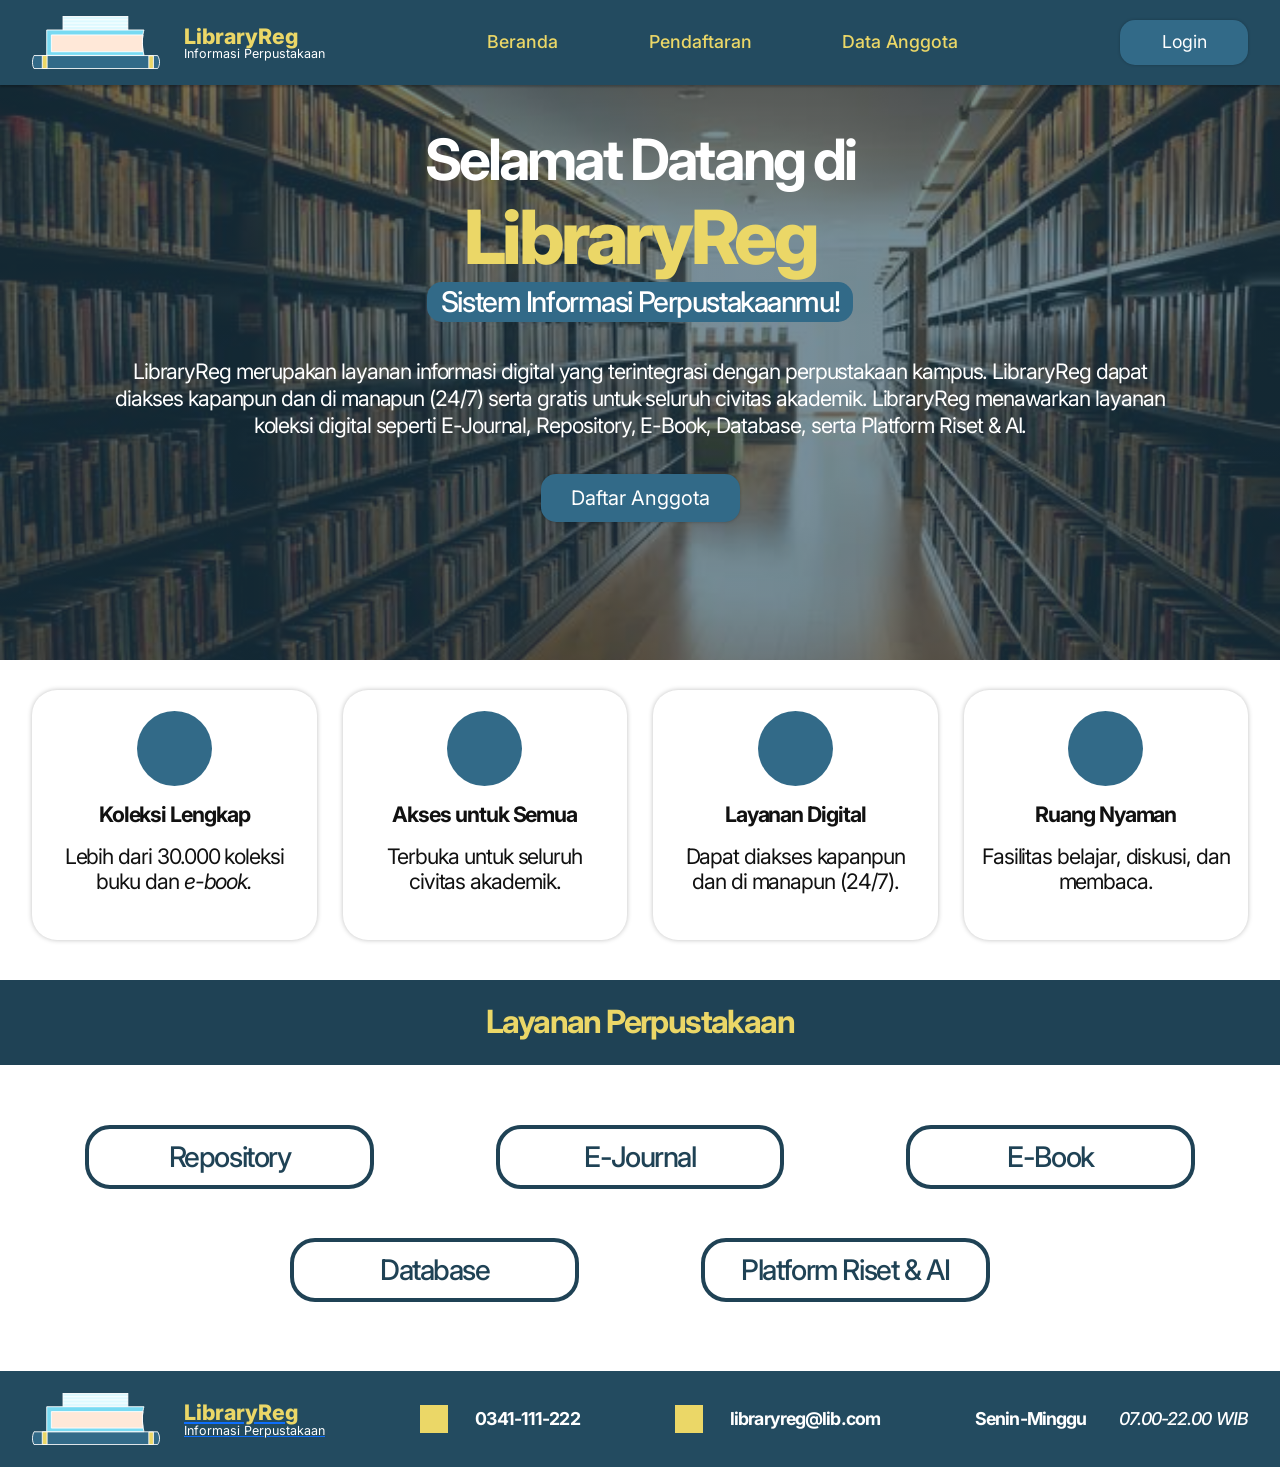
<file: index.html>
<!doctype html>
<html lang="id">
  <head>
    <meta charset="utf-8">
    <meta name="viewport" content="width=device-width, initial-scale=1">
    <meta
      name="description"
      content="LibraryReg, sistem informasi perpustakaan dengan koleksi lengkap dan layanan digital."
    >
    <title>LibraryReg | Informasi Perpustakaan</title>
    <link rel="preconnect" href="https://fonts.googleapis.com">
    <link rel="preconnect" href="https://fonts.gstatic.com" crossorigin>
    <link
      href="https://fonts.googleapis.com/css2?family=Inter:ital,wght@0,400;0,500;0,600;0,700;0,800;1,400;1,500&display=swap"
      rel="stylesheet"
    >
    <link
      href="https://cdn.jsdelivr.net/npm/bootstrap@5.3.3/dist/css/bootstrap.min.css"
      rel="stylesheet"
      integrity="sha384-QWTKZyjpPEjISv5WaRU9OFeRpok6YctnYmDr5pNlyT2bRjXh0JMhjY6hW+ALEwIH"
      crossorigin="anonymous"
    >
    <link rel="stylesheet" href="style.css">
    <script src="script.js" defer></script>
  </head>
  <body>
    <header>
      <nav class="navbar navbar-expand-lg site-navbar" aria-label="Navigasi utama">
        <div class="container-fluid">
          <a class="navbar-brand brand" href="index.html" aria-label="LibraryReg, Beranda">
            <img src="assets/icons/libraryreg-mark.svg" alt="" class="brand-mark">
            <span class="brand-copy">
              <span class="brand-name">LibraryReg</span>
              <span class="brand-description">Informasi Perpustakaan</span>
            </span>
          </a>
          <button
            class="navbar-toggler"
            type="button"
            data-bs-toggle="collapse"
            data-bs-target="#mainNavigation"
            aria-controls="mainNavigation"
            aria-expanded="false"
            aria-label="Buka navigasi"
          >
            <span class="navbar-toggler-icon"></span>
          </button>
          <div class="collapse navbar-collapse" id="mainNavigation">
            <ul class="navbar-nav main-nav">
              <li class="nav-item">
                <a class="nav-link active" aria-current="page" href="index.html">Beranda</a>
              </li>
              <li class="nav-item">
                <a class="nav-link" href="pendaftaran.html">Pendaftaran</a>
              </li>
              <li class="nav-item">
                <a class="nav-link" href="dataanggota.html">Data Anggota</a>
              </li>
            </ul>
            <a class="btn btn-primary login-button" href="dataanggota.html">Login</a>
          </div>
        </div>
      </nav>
    </header>

    <main>
      <section class="hero" aria-labelledby="hero-title">
        <div class="hero-content">
          <div class="hero-welcome">
            <h1 id="hero-title">Selamat Datang di</h1>
            <p class="hero-brand">LibraryReg</p>
            <p class="hero-tagline">Sistem Informasi Perpustakaanmu!</p>
          </div>
          <p class="hero-description">
            LibraryReg merupakan layanan informasi digital yang terintegrasi dengan
            perpustakaan kampus. LibraryReg dapat diakses kapanpun dan di manapun (24/7)
            serta gratis untuk seluruh civitas akademik. LibraryReg menawarkan layanan
            koleksi digital seperti E-Journal, Repository, E-Book, Database, serta Platform Riset & AI.
          </p>
          <a class="btn btn-primary register-button" href="pendaftaran.html">Daftar Anggota</a>
        </div>
      </section>

      <section class="features" aria-label="Keunggulan perpustakaan">
        <article class="feature-card">
          <img src="assets/icons/feature-circle.svg" alt="" class="feature-icon">
          <h2>Koleksi Lengkap</h2>
          <p>Lebih dari 30.000 koleksi buku dan <em>e-book.</em></p>
        </article>
        <article class="feature-card">
          <img src="assets/icons/feature-circle.svg" alt="" class="feature-icon">
          <h2>Akses untuk Semua</h2>
          <p>Terbuka untuk seluruh civitas akademik.</p>
        </article>
        <article class="feature-card">
          <img src="assets/icons/feature-circle.svg" alt="" class="feature-icon">
          <h2>Layanan Digital</h2>
          <p>Dapat diakses kapanpun dan di manapun (24/7).</p>
        </article>
        <article class="feature-card">
          <img src="assets/icons/feature-circle.svg" alt="" class="feature-icon">
          <h2>Ruang Nyaman</h2>
          <p>Fasilitas belajar, diskusi, dan membaca.</p>
        </article>
      </section>

      <section class="services-heading" aria-labelledby="services-title">
        <h2 id="services-title">Layanan Perpustakaan</h2>
      </section>

      <section class="services" aria-label="Daftar layanan perpustakaan">
        <div class="service-list">
          <a class="service-item" href="#kontak">Repository</a>
          <a class="service-item" href="#kontak">E-Journal</a>
          <a class="service-item" href="#kontak">E-Book</a>
          <a class="service-item" href="#kontak">Database</a>
          <a class="service-item" href="#kontak">Platform Riset &amp; AI</a>
        </div>
      </section>
    </main>

    <footer class="site-footer" id="kontak">
      <a class="brand footer-brand" href="index.html" aria-label="LibraryReg, Beranda">
        <img src="assets/icons/libraryreg-mark.svg" alt="" class="brand-mark">
        <span class="brand-copy">
          <span class="brand-name">LibraryReg</span>
          <span class="brand-description">Informasi Perpustakaan</span>
        </span>
      </a>
      <a class="footer-contact" href="tel:0341111222">
        <span class="contact-marker" aria-hidden="true"></span>
        <span>0341-111-222</span>
      </a>
      <a class="footer-contact" href="mailto:libraryreg@lib.com">
        <span class="contact-marker" aria-hidden="true"></span>
        <span>libraryreg@lib.com</span>
      </a>
      <div class="service-hours">
        <strong>Senin-Minggu</strong>
        <span>07.00-22.00 WIB</span>
      </div>
    </footer>

    <script
      src="https://cdn.jsdelivr.net/npm/bootstrap@5.3.3/dist/js/bootstrap.bundle.min.js"
      integrity="sha384-YvpcrYf0tY3lHB60NNkmXc5s9fDVZLESaAA55NDzOxhy9GkcIdslK1eN7N6jIeHz"
      crossorigin="anonymous"
      defer
    ></script>
  </body>
</html>
</file>
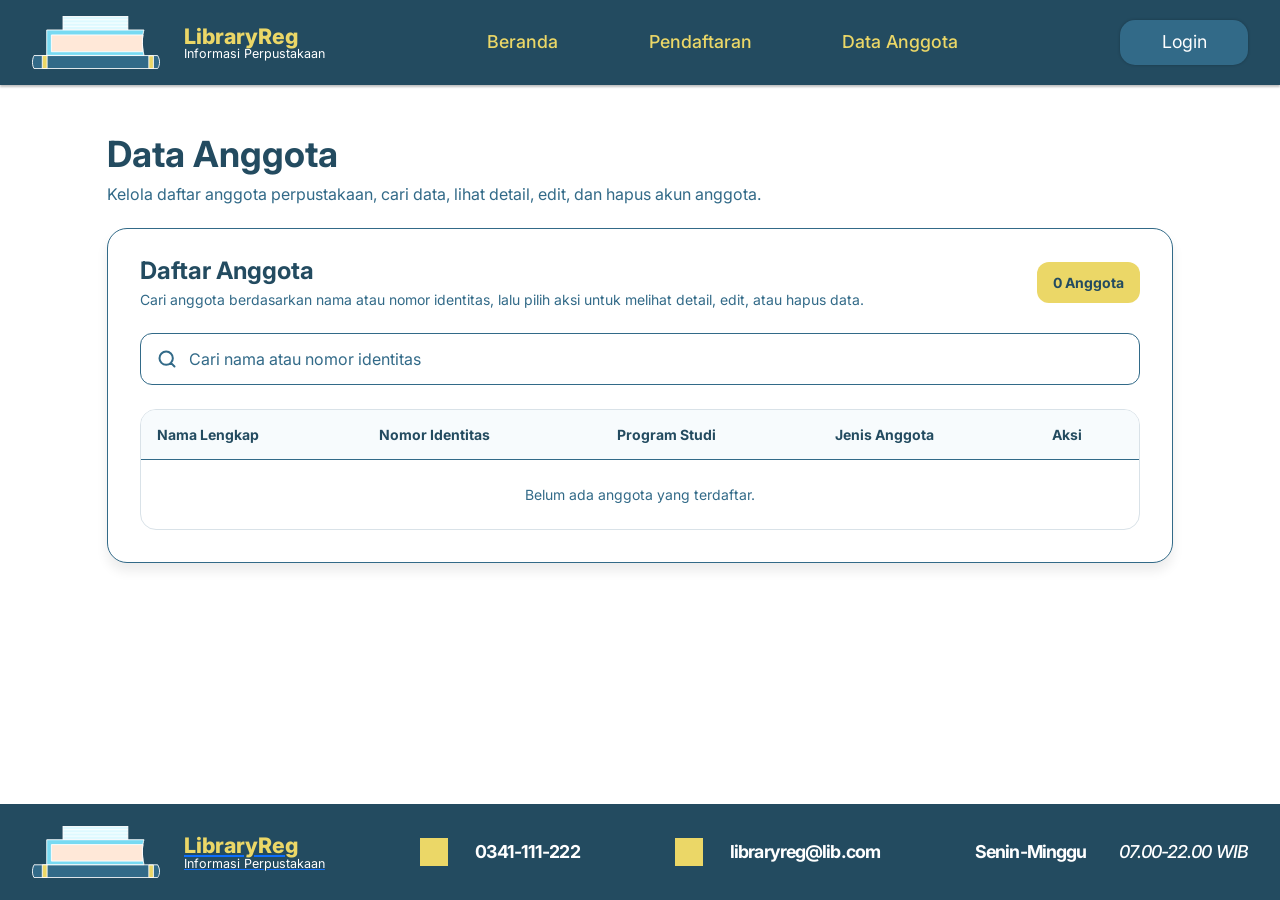
<file: dataanggota.html>
<!doctype html>
<html lang="id">
  <head>
    <meta charset="utf-8">
    <meta name="viewport" content="width=device-width, initial-scale=1">
    <meta
      name="description"
      content="Cari, lihat, edit, dan kelola data anggota yang terdaftar di LibraryReg."
    >
    <title>Data Anggota | LibraryReg</title>
    <link rel="preconnect" href="https://fonts.googleapis.com">
    <link rel="preconnect" href="https://fonts.gstatic.com" crossorigin>
    <link
      href="https://fonts.googleapis.com/css2?family=Inter:ital,wght@0,400;0,500;0,600;0,700;0,800;1,400;1,500&display=swap"
      rel="stylesheet"
    >
    <link
      href="https://cdn.jsdelivr.net/npm/bootstrap@5.3.3/dist/css/bootstrap.min.css"
      rel="stylesheet"
      integrity="sha384-QWTKZyjpPEjISv5WaRU9OFeRpok6YctnYmDr5pNlyT2bRjXh0JMhjY6hW+ALEwIH"
      crossorigin="anonymous"
    >
    <link rel="stylesheet" href="style.css">
    <script src="script.js" defer></script>
  </head>
  <body class="members-page">
    <header>
      <nav class="navbar navbar-expand-lg site-navbar" aria-label="Navigasi utama">
        <div class="container-fluid">
          <a class="navbar-brand brand" href="index.html" aria-label="LibraryReg, Beranda">
            <img src="assets/icons/libraryreg-mark.svg" alt="" class="brand-mark">
            <span class="brand-copy">
              <span class="brand-name">LibraryReg</span>
              <span class="brand-description">Informasi Perpustakaan</span>
            </span>
          </a>
          <button
            class="navbar-toggler"
            type="button"
            data-bs-toggle="collapse"
            data-bs-target="#mainNavigation"
            aria-controls="mainNavigation"
            aria-expanded="false"
            aria-label="Buka navigasi"
          >
            <span class="navbar-toggler-icon"></span>
          </button>
          <div class="collapse navbar-collapse" id="mainNavigation">
            <ul class="navbar-nav main-nav">
              <li class="nav-item">
                <a class="nav-link" href="index.html">Beranda</a>
              </li>
              <li class="nav-item">
                <a class="nav-link" href="pendaftaran.html">Pendaftaran</a>
              </li>
              <li class="nav-item">
                <a class="nav-link active" aria-current="page" href="dataanggota.html">Data Anggota</a>
              </li>
            </ul>
            <a class="btn btn-primary login-button" href="dataanggota.html">Login</a>
          </div>
        </div>
      </nav>
    </header>

    <main class="members-main">
      <div class="page-heading">
        <h1>Data Anggota</h1>
        <p>Kelola daftar anggota perpustakaan, cari data, lihat detail, edit, dan hapus akun anggota.</p>
      </div>

      <section class="members-card" aria-labelledby="members-title">
        <div class="members-card-heading">
          <div>
            <h2 id="members-title">Daftar Anggota</h2>
            <p>Cari anggota berdasarkan nama atau nomor identitas, lalu pilih aksi untuk melihat detail, edit, atau hapus data.</p>
          </div>
          <span class="members-count" id="membersCount">0 Anggota</span>
        </div>

        <label class="members-search" for="memberSearch">
          <img src="assets/icons/search.svg" alt="" class="search-icon">
          <input
            class="form-control"
            id="memberSearch"
            type="search"
            placeholder="Cari nama atau nomor identitas"
            autocomplete="off"
          >
        </label>

        <div class="members-table-wrap" tabindex="0" aria-label="Daftar anggota, geser tabel ke samping untuk melihat semua kolom">
          <table class="table members-table">
            <thead>
              <tr>
                <th scope="col">Nama Lengkap</th>
                <th scope="col">Nomor Identitas</th>
                <th scope="col">Program Studi</th>
                <th scope="col">Jenis Anggota</th>
                <th scope="col">Aksi</th>
              </tr>
            </thead>
            <tbody id="membersTableBody"></tbody>
          </table>
          <p class="members-empty" id="membersEmpty" hidden>Belum ada anggota yang terdaftar.</p>
          <p class="members-empty" id="membersNoResults" hidden>Tidak ada anggota yang cocok dengan pencarian.</p>
        </div>
      </section>

      <div
        class="toast-container position-fixed top-0 end-0 p-3"
        aria-live="polite"
        aria-atomic="true"
      >
        <div class="toast member-toast" id="membersToast" role="status">
          <div class="toast-body">
            <span id="membersToastMessage"></span>
            <button type="button" class="btn-close" data-bs-dismiss="toast" aria-label="Tutup notifikasi"></button>
          </div>
        </div>
      </div>

      <div class="modal fade member-modal" id="detailModal" tabindex="-1" aria-labelledby="detailModalTitle" aria-hidden="true">
        <div class="modal-dialog modal-dialog-centered">
          <section class="modal-content member-dialog detail-dialog">
            <header class="member-dialog-heading">
              <h2 id="detailModalTitle">Detail Anggota</h2>
              <p>Informasi lengkap anggota berdasarkan data pendaftaran.</p>
            </header>
            <div class="dialog-fields">
              <div class="dialog-field">
                <span>Nama Lengkap</span>
                <p id="detailFullName"></p>
              </div>
              <div class="dialog-field">
                <span>Nomor Registrasi Pokok/NRP</span>
                <p id="detailNrp"></p>
              </div>
              <div class="dialog-field">
                <span>Program Studi</span>
                <p id="detailMajor"></p>
              </div>
              <div class="dialog-field">
                <span>Jenis Anggota</span>
                <p id="detailMemberType"></p>
              </div>
              <div class="dialog-field dialog-field-wide">
                <span>Alamat</span>
                <p id="detailAddress"></p>
              </div>
              <div class="dialog-field">
                <span>Nomor Telepon</span>
                <p id="detailPhone"></p>
              </div>
              <div class="dialog-field">
                <span>Email</span>
                <p id="detailEmail"></p>
              </div>
            </div>
            <footer class="member-dialog-actions">
              <button class="btn btn-outline-secondary dialog-button" type="button" data-bs-dismiss="modal">Tutup</button>
            </footer>
          </section>
        </div>
      </div>

      <div class="modal fade member-modal" id="editModal" tabindex="-1" aria-labelledby="editModalTitle" aria-hidden="true">
        <div class="modal-dialog modal-dialog-centered">
          <section class="modal-content member-dialog">
            <header class="member-dialog-heading">
              <h2 id="editModalTitle">Edit Data Anggota</h2>
              <p>Perbarui informasi anggota yang sudah terdaftar.</p>
            </header>
            <form id="editMemberForm" novalidate>
              <div class="dialog-fields">
                <div class="dialog-field">
                  <label for="editFullName">Nama Lengkap</label>
                  <input class="form-control" id="editFullName" name="fullName" type="text" autocomplete="name" required>
                </div>
                <div class="dialog-field">
                  <label for="editNrp">Nomor Registrasi Pokok/NRP</label>
                  <input class="form-control" id="editNrp" name="nrp" type="text" inputmode="numeric" required>
                  <span class="field-error" id="editNrpError"></span>
                </div>
                <div class="dialog-field">
                  <label for="editMajor">Program Studi</label>
                  <input class="form-control" id="editMajor" name="major" type="text" required>
                </div>
                <fieldset class="dialog-field">
                  <legend>Jenis Anggota</legend>
                  <div class="membership-options">
                    <label class="membership-option">
                      <input type="radio" name="memberType" value="Mahasiswa" required>
                      <span>Mahasiswa</span>
                    </label>
                    <label class="membership-option">
                      <input type="radio" name="memberType" value="Dosen" required>
                      <span>Dosen</span>
                    </label>
                    <label class="membership-option">
                      <input type="radio" name="memberType" value="Staf" required>
                      <span>Staf</span>
                    </label>
                  </div>
                </fieldset>
                <div class="dialog-field dialog-field-wide">
                  <label for="editAddress">Alamat</label>
                  <input class="form-control" id="editAddress" name="address" type="text" autocomplete="street-address" required>
                </div>
                <div class="dialog-field">
                  <label for="editPhone">Nomor Telepon</label>
                  <input class="form-control" id="editPhone" name="phone" type="tel" autocomplete="tel" required>
                </div>
                <div class="dialog-field">
                  <label for="editEmail">Email</label>
                  <input class="form-control" id="editEmail" name="email" type="email" autocomplete="email" required>
                </div>
              </div>
              <div class="member-dialog-actions">
                <button class="btn btn-outline-secondary dialog-button" type="button" data-bs-dismiss="modal">Batal</button>
                <button class="btn btn-primary dialog-button dialog-primary" type="submit">Simpan Perubahan</button>
              </div>
            </form>
          </section>
        </div>
      </div>

      <div class="modal fade member-modal" id="deleteModal" tabindex="-1" aria-labelledby="deleteModalTitle" aria-hidden="true">
        <div class="modal-dialog modal-dialog-centered">
          <section class="modal-content member-dialog delete-dialog">
            <header class="member-dialog-heading">
              <h2 id="deleteModalTitle">Hapus Data Anggota</h2>
              <p>Pastikan Anda ingin menghapus akun anggota ini secara permanen.</p>
            </header>
            <div class="delete-summary">
              <strong id="deleteFullName"></strong>
              <span id="deleteNrp"></span>
              <span id="deleteMajor"></span>
              <span id="deleteMemberType"></span>
            </div>
            <footer class="member-dialog-actions">
              <button class="btn btn-outline-secondary dialog-button" type="button" data-bs-dismiss="modal">Batal</button>
              <button class="btn btn-primary dialog-button dialog-primary" id="confirmDeleteButton" type="button">Hapus Data</button>
            </footer>
          </section>
        </div>
      </div>

      <div class="form-feedback form-feedback-error members-storage-error" id="membersStorageError" role="alert" hidden></div>
    </main>

    <footer class="site-footer" id="kontak">
      <a class="brand footer-brand" href="index.html" aria-label="LibraryReg, Beranda">
        <img src="assets/icons/libraryreg-mark.svg" alt="" class="brand-mark">
        <span class="brand-copy">
          <span class="brand-name">LibraryReg</span>
          <span class="brand-description">Informasi Perpustakaan</span>
        </span>
      </a>
      <a class="footer-contact" href="tel:0341111222">
        <span class="contact-marker" aria-hidden="true"></span>
        <span>0341-111-222</span>
      </a>
      <a class="footer-contact" href="mailto:libraryreg@lib.com">
        <span class="contact-marker" aria-hidden="true"></span>
        <span>libraryreg@lib.com</span>
      </a>
      <div class="service-hours">
        <strong>Senin-Minggu</strong>
        <span>07.00-22.00 WIB</span>
      </div>
    </footer>

    <script
      src="https://cdn.jsdelivr.net/npm/bootstrap@5.3.3/dist/js/bootstrap.bundle.min.js"
      integrity="sha384-YvpcrYf0tY3lHB60NNkmXc5s9fDVZLESaAA55NDzOxhy9GkcIdslK1eN7N6jIeHz"
      crossorigin="anonymous"
      defer
    ></script>
  </body>
</html>
</file>
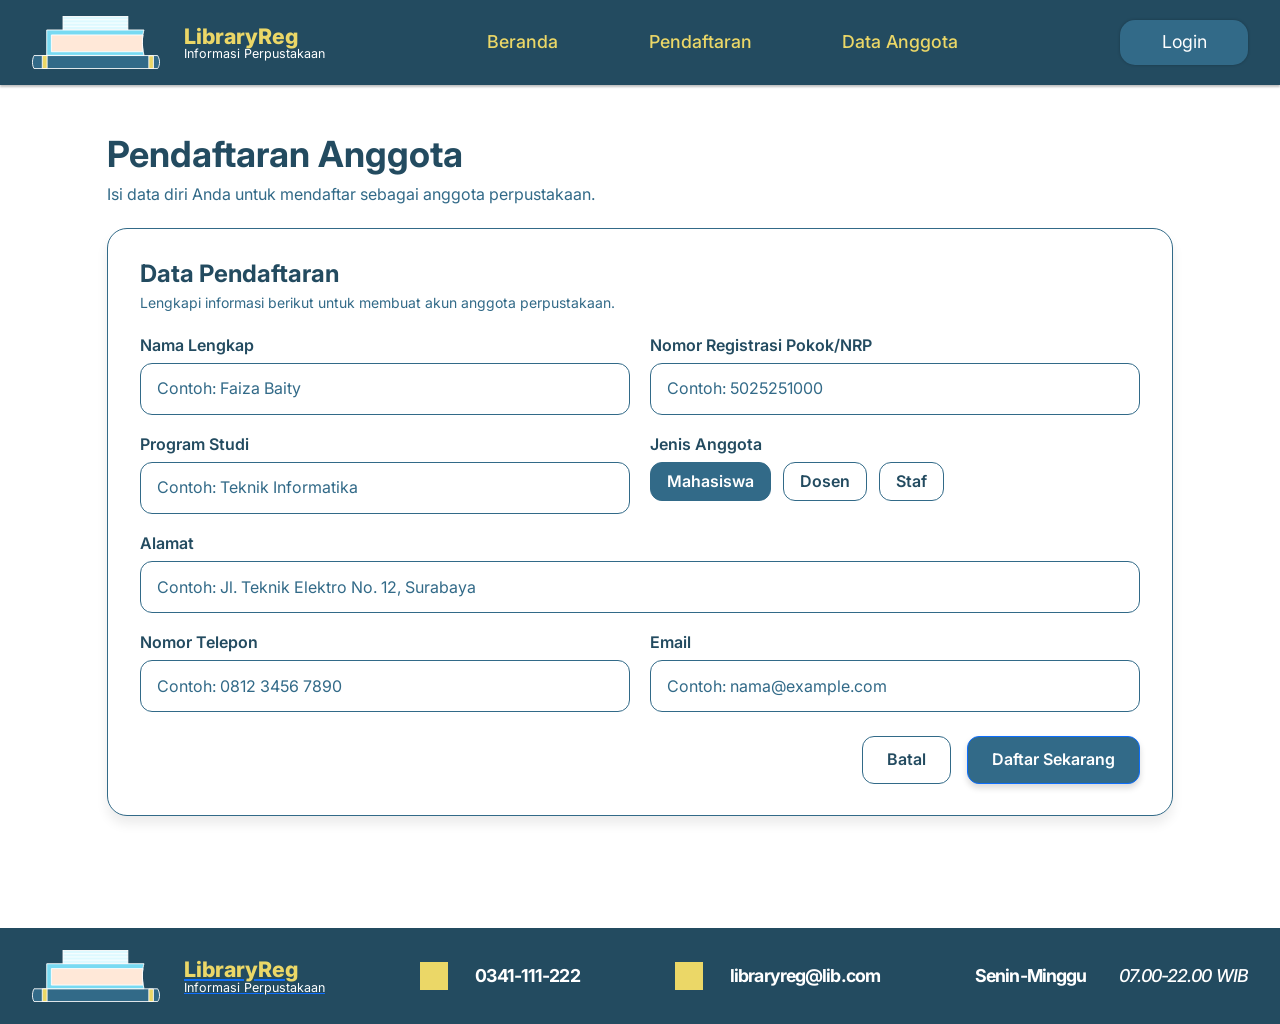
<file: pendaftaran.html>
<!doctype html>
<html lang="id">
  <head>
    <meta charset="utf-8">
    <meta name="viewport" content="width=device-width, initial-scale=1">
    <meta
      name="description"
      content="Daftarkan diri sebagai anggota perpustakaan melalui LibraryReg."
    >
    <title>Pendaftaran Anggota | LibraryReg</title>
    <link rel="preconnect" href="https://fonts.googleapis.com">
    <link rel="preconnect" href="https://fonts.gstatic.com" crossorigin>
    <link
      href="https://fonts.googleapis.com/css2?family=Inter:ital,wght@0,400;0,500;0,600;0,700;0,800;1,400;1,500&display=swap"
      rel="stylesheet"
    >
    <link
      href="https://cdn.jsdelivr.net/npm/bootstrap@5.3.3/dist/css/bootstrap.min.css"
      rel="stylesheet"
      integrity="sha384-QWTKZyjpPEjISv5WaRU9OFeRpok6YctnYmDr5pNlyT2bRjXh0JMhjY6hW+ALEwIH"
      crossorigin="anonymous"
    >
    <link rel="stylesheet" href="style.css">
    <script src="script.js" defer></script>
  </head>
  <body class="registration-page">
    <header>
      <nav class="navbar navbar-expand-lg site-navbar" aria-label="Navigasi utama">
        <div class="container-fluid">
          <a class="navbar-brand brand" href="index.html" aria-label="LibraryReg, Beranda">
            <img src="assets/icons/registration-logo.svg" alt="" class="brand-mark">
            <span class="brand-copy">
              <span class="brand-name">LibraryReg</span>
              <span class="brand-description">Informasi Perpustakaan</span>
            </span>
          </a>
          <button
            class="navbar-toggler"
            type="button"
            data-bs-toggle="collapse"
            data-bs-target="#mainNavigation"
            aria-controls="mainNavigation"
            aria-expanded="false"
            aria-label="Buka navigasi"
          >
            <span class="navbar-toggler-icon"></span>
          </button>
          <div class="collapse navbar-collapse" id="mainNavigation">
            <ul class="navbar-nav main-nav">
              <li class="nav-item">
                <a class="nav-link" href="index.html">Beranda</a>
              </li>
              <li class="nav-item">
                <a class="nav-link active" aria-current="page" href="pendaftaran.html">Pendaftaran</a>
              </li>
              <li class="nav-item">
                <a class="nav-link" href="dataanggota.html">Data Anggota</a>
              </li>
            </ul>
            <a class="btn btn-primary login-button" href="dataanggota.html">Login</a>
          </div>
        </div>
      </nav>
    </header>

    <main class="registration-main">
      <div class="page-heading">
        <h1>Pendaftaran Anggota</h1>
        <p>Isi data diri Anda untuk mendaftar sebagai anggota perpustakaan.</p>
      </div>

      <section class="registration-card" aria-labelledby="form-title">
        <div class="registration-card-heading">
          <h2 id="form-title">Data Pendaftaran</h2>
          <p>Lengkapi informasi berikut untuk membuat akun anggota perpustakaan.</p>
        </div>

        <div class="form-feedback" id="registrationFeedback" role="status" aria-live="polite" hidden></div>

        <form id="registrationForm" class="registration-form" novalidate>
          <div class="registration-fields">
            <div class="registration-row">
              <div class="registration-field">
                <label for="fullName">Nama Lengkap</label>
                <input
                  class="form-control"
                  id="fullName"
                  name="fullName"
                  type="text"
                  placeholder="Contoh: Faiza Baity"
                  autocomplete="name"
                  required
                >
              </div>
              <div class="registration-field">
                <label for="nrp">Nomor Registrasi Pokok/NRP</label>
                <input
                  class="form-control"
                  id="nrp"
                  name="nrp"
                  type="text"
                  placeholder="Contoh: 5025251000"
                  inputmode="numeric"
                  required
                  aria-describedby="nrpError"
                >
                <span class="field-error" id="nrpError"></span>
              </div>
            </div>

            <div class="registration-row">
              <div class="registration-field">
                <label for="major">Program Studi</label>
                <input
                  class="form-control"
                  id="major"
                  name="major"
                  type="text"
                  placeholder="Contoh: Teknik Informatika"
                  required
                >
              </div>
              <fieldset class="registration-field membership-field">
                <legend>Jenis Anggota</legend>
                <div class="membership-options">
                  <label class="membership-option">
                    <input type="radio" name="memberType" value="Mahasiswa" required checked>
                    <span>Mahasiswa</span>
                  </label>
                  <label class="membership-option">
                    <input type="radio" name="memberType" value="Dosen" required>
                    <span>Dosen</span>
                  </label>
                  <label class="membership-option">
                    <input type="radio" name="memberType" value="Staf" required>
                    <span>Staf</span>
                  </label>
                </div>
              </fieldset>
            </div>

            <div class="registration-field">
              <label for="address">Alamat</label>
              <input
                class="form-control"
                id="address"
                name="address"
                type="text"
                placeholder="Contoh: Jl. Teknik Elektro No. 12, Surabaya"
                autocomplete="street-address"
                required
              >
            </div>

            <div class="registration-row">
              <div class="registration-field">
                <label for="phone">Nomor Telepon</label>
                <input
                  class="form-control"
                  id="phone"
                  name="phone"
                  type="tel"
                  placeholder="Contoh: 0812 3456 7890"
                  autocomplete="tel"
                  required
                >
              </div>
              <div class="registration-field">
                <label for="email">Email</label>
                <input
                  class="form-control"
                  id="email"
                  name="email"
                  type="email"
                  placeholder="Contoh: nama@example.com"
                  autocomplete="email"
                  required
                >
              </div>
            </div>
          </div>

          <div class="registration-actions">
            <a class="btn btn-outline-secondary cancel-button" href="index.html">Batal</a>
            <button class="btn btn-primary submit-button" type="submit">Daftar Sekarang</button>
          </div>
        </form>
      </section>
    </main>

    <footer class="site-footer" id="kontak">
      <a class="brand footer-brand" href="index.html" aria-label="LibraryReg, Beranda">
        <img src="assets/icons/registration-footer-logo.svg" alt="" class="brand-mark">
        <span class="brand-copy">
          <span class="brand-name">LibraryReg</span>
          <span class="brand-description">Informasi Perpustakaan</span>
        </span>
      </a>
      <a class="footer-contact" href="tel:0341111222">
        <span class="contact-marker" aria-hidden="true"></span>
        <span>0341-111-222</span>
      </a>
      <a class="footer-contact" href="mailto:libraryreg@lib.com">
        <span class="contact-marker" aria-hidden="true"></span>
        <span>libraryreg@lib.com</span>
      </a>
      <div class="service-hours">
        <strong>Senin-Minggu</strong>
        <span>07.00-22.00 WIB</span>
      </div>
    </footer>

    <script
      src="https://cdn.jsdelivr.net/npm/bootstrap@5.3.3/dist/js/bootstrap.bundle.min.js"
      integrity="sha384-YvpcrYf0tY3lHB60NNkmXc5s9fDVZLESaAA55NDzOxhy9GkcIdslK1eN7N6jIeHz"
      crossorigin="anonymous"
      defer
    ></script>
  </body>
</html>
</file>
<file: style.css>
:root {
  color-scheme: light;
  --navy: #234b60;
  --hero-navy: #1f4255;
  --blue: #326a88;
  --yellow: #ebd767;
  --white: #fff;
  --body-font: "Inter", Arial, sans-serif;
}

* {
  box-sizing: border-box;
}

html {
  min-width: 320px;
}

body {
  margin: 0;
  color: #111;
  font-family: var(--body-font);
}

.site-navbar {
  position: relative;
  z-index: 2;
  min-height: 85px;
  padding: 13px 0;
  background: var(--navy);
  box-shadow: 0 2px 2px rgb(0 0 0 / 25%);
}

.site-navbar .container-fluid {
  padding-right: 32px;
  padding-left: 32px;
}

.brand {
  display: inline-flex;
  flex: 0 0 auto;
  align-items: center;
  gap: 24px;
  margin: 0;
}

.site-navbar .navbar-brand {
  padding-top: 0;
  padding-bottom: 0;
}

.brand-mark {
  display: block;
  width: clamp(82px, 10vw, 144px);
  height: auto;
}

.brand-copy {
  display: flex;
  flex-direction: column;
  line-height: 1.05;
}

.brand-name {
  color: var(--yellow);
  font-size: clamp(17px, 1.67vw, 24px);
  font-weight: 800;
}

.brand-description {
  color: var(--white);
  font-size: clamp(10px, 0.98vw, 14px);
  white-space: nowrap;
}

.site-navbar .navbar-collapse {
  justify-content: space-between;
}

.site-navbar .navbar-collapse.show .main-nav {
  flex-direction: column;
}

.main-nav {
  flex-direction: row;
  align-items: center;
  gap: clamp(32px, 5.8vw, 84px);
  margin: 0 auto;
}

.site-navbar .nav-link {
  padding: 8px 0;
  color: var(--yellow);
  font-size: clamp(14px, 1.39vw, 20px);
  font-weight: 500;
  white-space: nowrap;
}

.site-navbar .nav-link:hover,
.site-navbar .nav-link:focus-visible {
  color: var(--white);
}

.site-navbar .nav-link.active {
  color: var(--yellow);
}

.login-button,
.register-button {
  border: 0;
  border-radius: 15px;
  background-color: var(--blue);
  box-shadow: 0 0 3px rgb(0 0 0 / 25%);
  color: var(--white);
  font-size: 20px;
  font-weight: 400;
}

.login-button {
  min-width: clamp(100px, 10vw, 144px);
  padding: 9px 24px;
  font-size: clamp(14px, 1.39vw, 20px);
}

.login-button:hover,
.register-button:hover,
.login-button:focus-visible,
.register-button:focus-visible {
  background-color: #285c77;
  color: var(--white);
}

.site-navbar .navbar-toggler {
  border-color: rgb(255 255 255 / 60%);
}

.site-navbar .navbar-toggler:focus {
  box-shadow: 0 0 0 0.15rem rgb(235 215 103 / 40%);
}

.site-navbar .navbar-toggler-icon {
  filter: brightness(0) invert(1);
}

.hero {
  display: flex;
  min-height: 575px;
  align-items: flex-start;
  justify-content: center;
  padding: 44px 24px;
  background:
    linear-gradient(rgb(31 66 85 / 60%), rgb(31 66 85 / 60%)),
    url("assets/images/hero-sect.jpg") center 47% / cover no-repeat;
  color: var(--white);
  text-align: center;
}

.hero-content {
  display: flex;
  width: min(100%, 1085px);
  flex-direction: column;
  align-items: center;
  gap: 36px;
}

.hero-welcome {
  display: flex;
  flex-direction: column;
  align-items: center;
  gap: 8px;
}

.hero-welcome h1 {
  margin: 0;
  font-size: clamp(2.7rem, 4.45vw, 4rem);
  font-weight: 700;
  letter-spacing: -0.05em;
  line-height: 1.1;
}

.hero-brand {
  margin: 0;
  color: var(--yellow);
  font-size: clamp(3.4rem, 5.84vw, 5.25rem);
  font-weight: 800;
  letter-spacing: -0.05em;
  line-height: 1;
}

.hero-tagline {
  margin: 0;
  border-radius: 15px;
  background: var(--blue);
  padding: 2px 14px;
  font-size: clamp(1.1rem, 2.23vw, 2rem);
  font-weight: 500;
  letter-spacing: -0.05em;
  line-height: 1.25;
}

.hero-description {
  max-width: 100%;
  margin: 0;
  font-size: clamp(1rem, 1.67vw, 1.5rem);
  font-weight: 400;
  letter-spacing: -0.05em;
  line-height: 1.25;
}

.register-button {
  min-height: 44px;
  padding: 9px 30px;
  font-size: 20px;
  white-space: nowrap;
}

.features {
  display: grid;
  min-height: 320px;
  grid-template-columns: repeat(4, minmax(0, 1fr));
  gap: 26px;
  padding: 30px 32px 40px;
  background: var(--white);
}

.feature-card {
  display: flex;
  min-width: 0;
  min-height: 250px;
  flex-direction: column;
  align-items: center;
  border-radius: 25px;
  background: var(--white);
  padding: 21px 18px 25px;
  box-shadow: 0 0 5px rgb(0 0 0 / 25%);
  text-align: center;
}

.feature-icon {
  display: block;
  width: 75px;
  height: 75px;
  margin-bottom: 16px;
}

.feature-card h2 {
  margin: 0 0 16px;
  font-size: clamp(16px, 1.67vw, 24px);
  font-weight: 700;
  letter-spacing: -0.05em;
  line-height: 1.2;
}

.feature-card p {
  margin: 0;
  font-size: clamp(16px, 1.67vw, 24px);
  font-weight: 400;
  letter-spacing: -0.05em;
  line-height: 1.2;
}

.services-heading {
  display: flex;
  min-height: 85px;
  align-items: center;
  justify-content: center;
  background: var(--hero-navy);
  padding: 16px;
  text-align: center;
}

.services-heading h2 {
  margin: 0;
  color: var(--yellow);
  font-size: clamp(25px, 2.5vw, 36px);
  font-weight: 700;
  letter-spacing: -0.05em;
}

.services {
  display: flex;
  min-height: 306px;
  align-items: flex-start;
  justify-content: center;
  padding: 60px 32px 65px;
  background: var(--white);
}

.service-list {
  display: flex;
  width: min(100%, 1249px);
  flex-wrap: wrap;
  justify-content: center;
  gap: 49px clamp(96px, 9.5vw, 137px);
}

.service-item {
  display: flex;
  width: clamp(227px, 22.57vw, 325px);
  min-height: 64px;
  align-items: center;
  justify-content: center;
  border: 4px solid var(--hero-navy);
  border-radius: 25px;
  color: var(--hero-navy);
  font-size: clamp(22px, 2.22vw, 32px);
  font-weight: 500;
  letter-spacing: -0.05em;
  line-height: 1.1;
  text-align: center;
  text-decoration: none;
  white-space: nowrap;
}

.service-item:hover,
.service-item:focus-visible {
  background: var(--hero-navy);
  color: var(--white);
}

.site-footer {
  display: flex;
  min-height: 96px;
  align-items: center;
  justify-content: space-between;
  gap: 24px;
  background: var(--navy);
  padding: 16px 32px 16px;
  color: var(--white);
}

.footer-brand {
  gap: 24px;
}

.footer-brand .brand-name {
  font-size: clamp(17px, 1.67vw, 24px);
}

.footer-contact {
  display: inline-flex;
  align-items: center;
  gap: 27px;
  color: var(--white);
  font-size: clamp(14px, 1.39vw, 20px);
  font-weight: 700;
  letter-spacing: -0.05em;
  text-decoration: none;
  white-space: nowrap;
}

.footer-contact:hover,
.footer-contact:focus-visible {
  color: var(--yellow);
}

.contact-marker {
  width: clamp(22px, 2.22vw, 32px);
  height: clamp(22px, 2.22vw, 32px);
  flex: 0 0 clamp(22px, 2.22vw, 32px);
  background: var(--yellow);
}

.service-hours {
  display: flex;
  align-items: center;
  gap: 33px;
  font-size: clamp(14px, 1.39vw, 20px);
  letter-spacing: -0.05em;
  white-space: nowrap;
}

.service-hours strong {
  font-weight: 700;
}

.service-hours span {
  font-style: italic;
  font-weight: 500;
}

@media (max-width: 1199.98px) {
  .brand {
    gap: 16px;
  }

  .site-navbar .nav-link {
    font-size: 17px;
  }

  .site-footer {
    gap: 16px;
    padding-right: 24px;
    padding-left: 24px;
  }

  .footer-brand {
    gap: 14px;
  }

  .footer-contact {
    gap: 12px;
    font-size: 16px;
  }

  .service-hours {
    gap: 14px;
    font-size: 16px;
  }
}

@media (max-width: 991.98px) {
  .site-navbar .container-fluid {
    padding-right: 20px;
    padding-left: 20px;
  }

  .site-navbar .navbar-collapse {
    padding-top: 16px;
  }

  .site-navbar .navbar-collapse.show .main-nav {
    align-items: stretch;
  }

  .main-nav {
    align-items: stretch;
    gap: 4px;
    margin: 0;
  }

  .site-navbar .nav-link {
    padding: 10px 0;
  }

  .login-button {
    margin-top: 8px;
  }

  .hero {
    min-height: 520px;
  }

  .features {
    grid-template-columns: repeat(2, minmax(0, 1fr));
    padding: 24px;
  }

  .feature-card {
    min-height: 220px;
  }

  .service-list {
    column-gap: 5%;
  }

  .service-item {
    width: min(45%, 325px);
  }

  .site-footer {
    flex-wrap: wrap;
    justify-content: center;
    padding: 20px;
  }

  .service-item {
    font-size: clamp(24px, 3.2vw, 32px);
  }
}

@media (max-width: 767.98px) {
  .service-list {
    align-items: center;
    flex-direction: column;
    gap: 16px;
  }

  .service-item {
    width: min(100%, 400px);
    font-size: clamp(24px, 4vw, 28px);
  }

  .site-footer {
    flex-direction: column;
    align-items: center;
    text-align: center;
  }
}

@media (max-width: 575.98px) {
  .brand {
    gap: 12px;
  }

  .brand-name {
    font-size: 18px;
  }

  .brand-description {
    font-size: 10px;
  }

  .hero {
    min-height: 510px;
    padding: 48px 20px 36px;
  }

  .hero-content {
    gap: 28px;
  }

  .hero-welcome h1 {
    font-size: clamp(2rem, 9vw, 2.7rem);
  }

  .hero-brand {
    font-size: clamp(3rem, 13vw, 3.8rem);
  }

  .hero-tagline {
    font-size: clamp(1rem, 4vw, 1.25rem);
  }

  .hero-description {
    font-size: 1rem;
    line-height: 1.45;
  }

  .features {
    grid-template-columns: 1fr;
    gap: 18px;
    padding: 20px;
  }

  .feature-card {
    min-height: 0;
    padding: 22px;
  }

  .services-heading {
    min-height: 74px;
  }

  .services-heading h2 {
    font-size: 27px;
  }

  .services {
    min-height: 0;
    padding: 32px 20px;
  }

  .footer-contact {
    font-size: 16px;
  }

  .service-hours {
    flex-wrap: wrap;
    font-size: 16px;
  }
}

.registration-main,
.members-main {
  width: min(100%, 1440px);
  margin: 0 auto;
  padding: 48px clamp(24px, 8.333vw, 120px) 112px;
}

.registration-main {
  min-height: 843px;
}

.page-heading {
  margin-bottom: 24px;
}

.page-heading h1 {
  margin: 0 0 8px;
  color: var(--navy);
  font-size: 36px;
  font-weight: 700;
  line-height: 1.22;
}

.page-heading p {
  margin: 0;
  color: var(--blue);
  font-size: 16px;
  line-height: 1.2;
}

.registration-card,
.members-card {
  border: 1px solid var(--blue);
  border-radius: 20px;
  background: var(--white);
  padding: 32px;
  box-shadow: 0 8px 12px rgb(0 0 0 / 8%);
}

.registration-card {
  display: flex;
  flex-direction: column;
  gap: 24px;
  padding: 31px 32px;
}

.registration-card-heading h2,
.members-card-heading h2 {
  margin: 0 0 6px;
  color: var(--navy);
  font-size: 24px;
  font-weight: 700;
  line-height: 1.2;
}

.registration-card-heading p,
.members-card-heading p {
  margin: 0;
  color: var(--blue);
  font-size: 14px;
  line-height: 1.2;
}

.registration-form {
  display: flex;
  flex-direction: column;
  gap: 24px;
}

.registration-fields {
  display: grid;
  gap: 20px;
}

.registration-row {
  display: grid;
  grid-template-columns: repeat(2, minmax(0, 1fr));
  gap: 20px;
}

.registration-field {
  display: flex;
  min-width: 0;
  flex-direction: column;
  gap: 8px;
  margin: 0;
  padding: 0;
  border: 0;
}

.registration-field > label,
.registration-field > legend {
  margin: 0;
  padding: 0;
  color: var(--navy);
  font-size: 16px;
  font-weight: 600;
  line-height: 1.2;
}

.registration-field .form-control {
  min-height: 52px;
  border: 1px solid var(--blue);
  border-radius: 12px;
  padding: 14px 16px;
  color: var(--navy);
  font-family: var(--body-font);
  font-size: 16px;
  line-height: 1.2;
}

.registration-field .form-control::placeholder {
  color: var(--blue);
  opacity: 1;
}

.registration-field .form-control:focus {
  border-color: var(--blue);
  box-shadow: 0 0 0 0.2rem rgb(50 106 136 / 18%);
}

.membership-options {
  display: flex;
  flex-wrap: wrap;
  gap: 12px;
}

.membership-option {
  position: relative;
  display: inline-flex;
  cursor: pointer;
}

.membership-option input {
  position: absolute;
  width: 1px;
  height: 1px;
  clip: rect(0, 0, 0, 0);
  clip-path: inset(50%);
  overflow: hidden;
  white-space: nowrap;
}

.membership-option span {
  display: inline-flex;
  min-height: 39px;
  align-items: center;
  justify-content: center;
  border: 1px solid var(--blue);
  border-radius: 12px;
  background: var(--white);
  padding: 9px 16px;
  color: var(--navy);
  font-size: 16px;
  font-weight: 600;
  line-height: 1.2;
  white-space: nowrap;
}

.membership-option input:checked + span {
  background: var(--blue);
  color: var(--white);
}

.membership-option input:focus-visible + span {
  outline: 3px solid rgb(50 106 136 / 35%);
  outline-offset: 2px;
}

.field-error {
  color: #b42318;
  font-size: 13px;
}

.field-error:empty {
  display: none;
}

.registration-actions {
  display: flex;
  justify-content: flex-end;
  gap: 16px;
}

.cancel-button,
.submit-button {
  min-height: 47px;
  border-radius: 12px;
  padding: 13px 24px;
  font-size: 16px;
  font-weight: 600;
  line-height: 1.2;
  text-decoration: none;
}

.cancel-button {
  border-color: var(--blue);
  color: var(--navy);
}

.cancel-button:hover,
.cancel-button:focus-visible {
  border-color: var(--navy);
  background: var(--navy);
  color: var(--white);
}

.registration-main .submit-button,
.members-main .submit-button {
  background: var(--blue);
  box-shadow: 0 4px 6px rgb(0 0 0 / 15%);
  color: var(--white);
}

.form-feedback {
  border: 1px solid #a8d9bb;
  border-radius: 10px;
  background: #effaf3;
  padding: 12px 16px;
  color: #176b37;
  font-size: 14px;
}

.form-feedback[hidden] {
  display: none;
}

.form-feedback-error {
  border-color: #f1b7b7;
  background: #fff4f4;
  color: #a11b1b;
}

.members-main {
  min-height: calc(100vh - 181px);
}

.members-card {
  padding: 28px 32px 32px;
}

.members-card-heading {
  display: flex;
  align-items: center;
  justify-content: space-between;
  gap: 20px;
  margin-bottom: 24px;
}

.members-table-wrap {
  overflow-x: auto;
  border: 1px solid #d9e2e8;
  border-radius: 12px;
}

.members-table {
  min-width: 1050px;
  margin: 0;
  color: var(--navy);
  font-size: 14px;
  vertical-align: middle;
}

.members-table thead th {
  background: var(--navy);
  color: var(--white);
  font-size: 14px;
  font-weight: 600;
  white-space: nowrap;
}

.members-table th,
.members-table td {
  padding: 14px 12px;
}

.members-table tbody td {
  max-width: 240px;
  overflow-wrap: anywhere;
}

.members-empty {
  margin: 0;
  padding: 22px;
  color: #526878;
  text-align: center;
}

.registration-success {
  margin: -4px 0 20px;
}

@media (max-width: 767.98px) {
  .registration-main,
  .members-main {
    min-height: 0;
    padding: 32px 20px 48px;
  }

  .page-heading h1 {
    font-size: 30px;
  }

  .registration-card,
  .members-card {
    padding: 24px 20px;
  }

  .registration-row {
    grid-template-columns: minmax(0, 1fr);
  }

  .membership-field {
    min-height: 79px;
  }

  .registration-actions {
    flex-wrap: wrap;
  }

  .members-card-heading {
    align-items: flex-start;
    flex-direction: column;
  }
}

@media (max-width: 400px) {
  .registration-main,
  .members-main {
    padding-right: 14px;
    padding-left: 14px;
  }

  .registration-card,
  .members-card {
    padding-right: 16px;
    padding-left: 16px;
  }

  .registration-actions .btn {
    flex: 1 1 auto;
  }
}

.members-card {
  display: flex;
  flex-direction: column;
  gap: 24px;
}

.members-card-heading {
  margin: 0;
}

.members-card-heading > div {
  min-width: 0;
}

.members-count {
  flex: 0 0 auto;
  border-radius: 12px;
  background: var(--yellow);
  padding: 10px 16px;
  color: var(--navy);
  font-size: 14px;
  font-weight: 700;
  white-space: nowrap;
}

.members-search {
  display: flex;
  min-height: 52px;
  align-items: center;
  gap: 12px;
  border: 1px solid var(--blue);
  border-radius: 12px;
  background: var(--white);
  padding: 0 16px;
}

.search-icon {
  display: block;
  width: 20px;
  height: 20px;
  flex: 0 0 20px;
}

.members-search .form-control {
  min-width: 0;
  min-height: 50px;
  border: 0;
  background: transparent;
  padding: 12px 0;
  color: var(--navy);
  font-family: var(--body-font);
  font-size: 16px;
  box-shadow: none;
}

.members-search .form-control::placeholder {
  color: var(--blue);
  opacity: 1;
}

.members-table-wrap {
  width: 100%;
  border-radius: 16px;
}

.members-table {
  min-width: 900px;
  font-size: 15px;
}

.members-table thead th {
  border-bottom: 1px solid var(--blue);
  background: #f7fbfd;
  padding: 14px 16px;
  color: var(--navy);
  font-size: 14px;
  font-weight: 700;
}

.members-table tbody td {
  height: 64px;
  max-width: none;
  border-bottom: 1px solid #91b3c5;
  padding: 12px 16px;
  color: var(--blue);
  white-space: nowrap;
}

.members-table tbody tr:last-child td {
  border-bottom: 0;
}

.members-table tbody td:first-child {
  color: var(--navy);
  font-weight: 600;
}

.member-row-actions {
  display: flex;
  align-items: center;
  gap: 8px;
}

.member-action-button {
  border: 1px solid var(--blue);
  border-radius: 10px;
  background: var(--white);
  padding: 8px 12px;
  color: var(--navy);
  font-family: var(--body-font);
  font-size: 13px;
  font-weight: 600;
  line-height: 1.1;
  cursor: pointer;
}

.member-action-button:hover,
.member-action-button:focus-visible {
  background: var(--blue);
  color: var(--white);
}

.members-empty {
  padding: 24px 16px;
  color: var(--blue);
  font-size: 14px;
}

.members-main > .toast-container {
  z-index: 1090;
}

.member-toast {
  border: 1px solid #a8d9bb;
  border-radius: 12px;
  background: #effaf3;
  color: #176b37;
  font-family: var(--body-font);
}

.member-toast-error {
  border-color: #f1b7b7;
  background: #fff4f4;
  color: #a11b1b;
}

.member-toast .toast-body {
  display: flex;
  align-items: center;
  justify-content: space-between;
  gap: 16px;
}

.member-modal {
  background: transparent;
}

.modal-backdrop.show {
  opacity: 0.88;
}

.member-modal .modal-dialog {
  max-width: 784px;
  margin-right: auto;
  margin-left: auto;
}

.member-modal .modal-content {
  border: 0;
  background: transparent;
}

.member-dialog {
  display: flex;
  flex-direction: column;
  gap: 24px;
  border: 1px solid var(--blue);
  border-radius: 20px;
  background: var(--white);
  padding: 32px;
  box-shadow: 0 12px 16px rgb(0 0 0 / 15%);
}

.member-modal .modal-content.member-dialog {
  background: var(--white);
}

.member-dialog-heading h2 {
  margin: 0 0 6px;
  color: var(--navy);
  font-size: 24px;
  font-weight: 700;
  line-height: 1.2;
}

.member-dialog-heading p {
  margin: 0;
  color: var(--blue);
  font-size: 14px;
  line-height: 1.25;
}

.dialog-fields {
  display: grid;
  grid-template-columns: repeat(2, minmax(0, 1fr));
  gap: 20px;
}

.dialog-field {
  display: flex;
  min-width: 0;
  flex-direction: column;
  gap: 8px;
  margin: 0;
  padding: 0;
  border: 0;
}

.dialog-field > span,
.dialog-field > label,
.dialog-field > legend {
  margin: 0;
  padding: 0;
  color: var(--navy);
  font-size: 16px;
  font-weight: 600;
  line-height: 1.2;
}

.dialog-field > p {
  display: flex;
  min-height: 52px;
  align-items: center;
  margin: 0;
  border: 1px solid var(--blue);
  border-radius: 12px;
  background: var(--white);
  padding: 14px 16px;
  color: var(--blue);
  font-size: 16px;
  line-height: 1.2;
  overflow-wrap: anywhere;
}

.dialog-field-wide {
  grid-column: 1 / -1;
}

.dialog-field .form-control {
  min-height: 52px;
  border: 1px solid var(--blue);
  border-radius: 12px;
  padding: 14px 16px;
  color: var(--blue);
  font-family: var(--body-font);
  font-size: 16px;
  line-height: 1.2;
}

.dialog-field .form-control:focus {
  border-color: var(--blue);
  box-shadow: 0 0 0 0.2rem rgb(50 106 136 / 18%);
}

.member-dialog-actions {
  display: flex;
  justify-content: flex-end;
  gap: 16px;
}

.dialog-button {
  min-height: 47px;
  border: 1px solid var(--blue);
  border-radius: 12px;
  padding: 13px 24px;
  color: var(--navy);
  font-family: var(--body-font);
  font-size: 16px;
  font-weight: 600;
  line-height: 1.2;
  white-space: nowrap;
}

.dialog-button.btn-outline-secondary:hover,
.dialog-button.btn-outline-secondary:focus-visible {
  border-color: var(--navy);
  background: var(--navy);
  color: var(--white);
}

.dialog-button.dialog-primary {
  border-color: var(--blue);
  background: var(--blue);
  box-shadow: 0 4px 6px rgb(0 0 0 / 15%);
  color: var(--white);
}

.dialog-button.dialog-primary:hover,
.dialog-button.dialog-primary:focus-visible {
  border-color: #285c77;
  background: #285c77;
}

#editMemberForm {
  display: flex;
  flex-direction: column;
  gap: 24px;
}

.delete-summary {
  display: flex;
  flex-direction: column;
  gap: 16px;
  border: 1px solid var(--blue);
  border-radius: 16px;
  background: #f7fbfd;
  padding: 20px;
  color: var(--blue);
  font-size: 14px;
  line-height: 1.25;
}

.delete-summary strong {
  color: var(--navy);
  font-size: 16px;
  font-weight: 600;
}

@media (max-width: 767.98px) {
  .members-card-heading {
    align-items: flex-start;
    flex-direction: column;
  }

  .members-card-heading > div {
    width: 100%;
  }

  .members-count {
    align-self: flex-start;
  }

  .members-table-wrap {
    border-radius: 12px;
  }

  .member-modal .modal-dialog {
    margin: 12px;
  }

  .member-dialog {
    gap: 20px;
    padding: 24px 20px;
  }

  .dialog-fields {
    grid-template-columns: minmax(0, 1fr);
    gap: 16px;
  }

  .dialog-field-wide {
    grid-column: auto;
  }

  .member-dialog-actions {
    flex-wrap: wrap;
  }
}

@media (max-width: 400px) {
  .member-dialog-actions .dialog-button {
    flex: 1 1 auto;
  }
}
</file>
